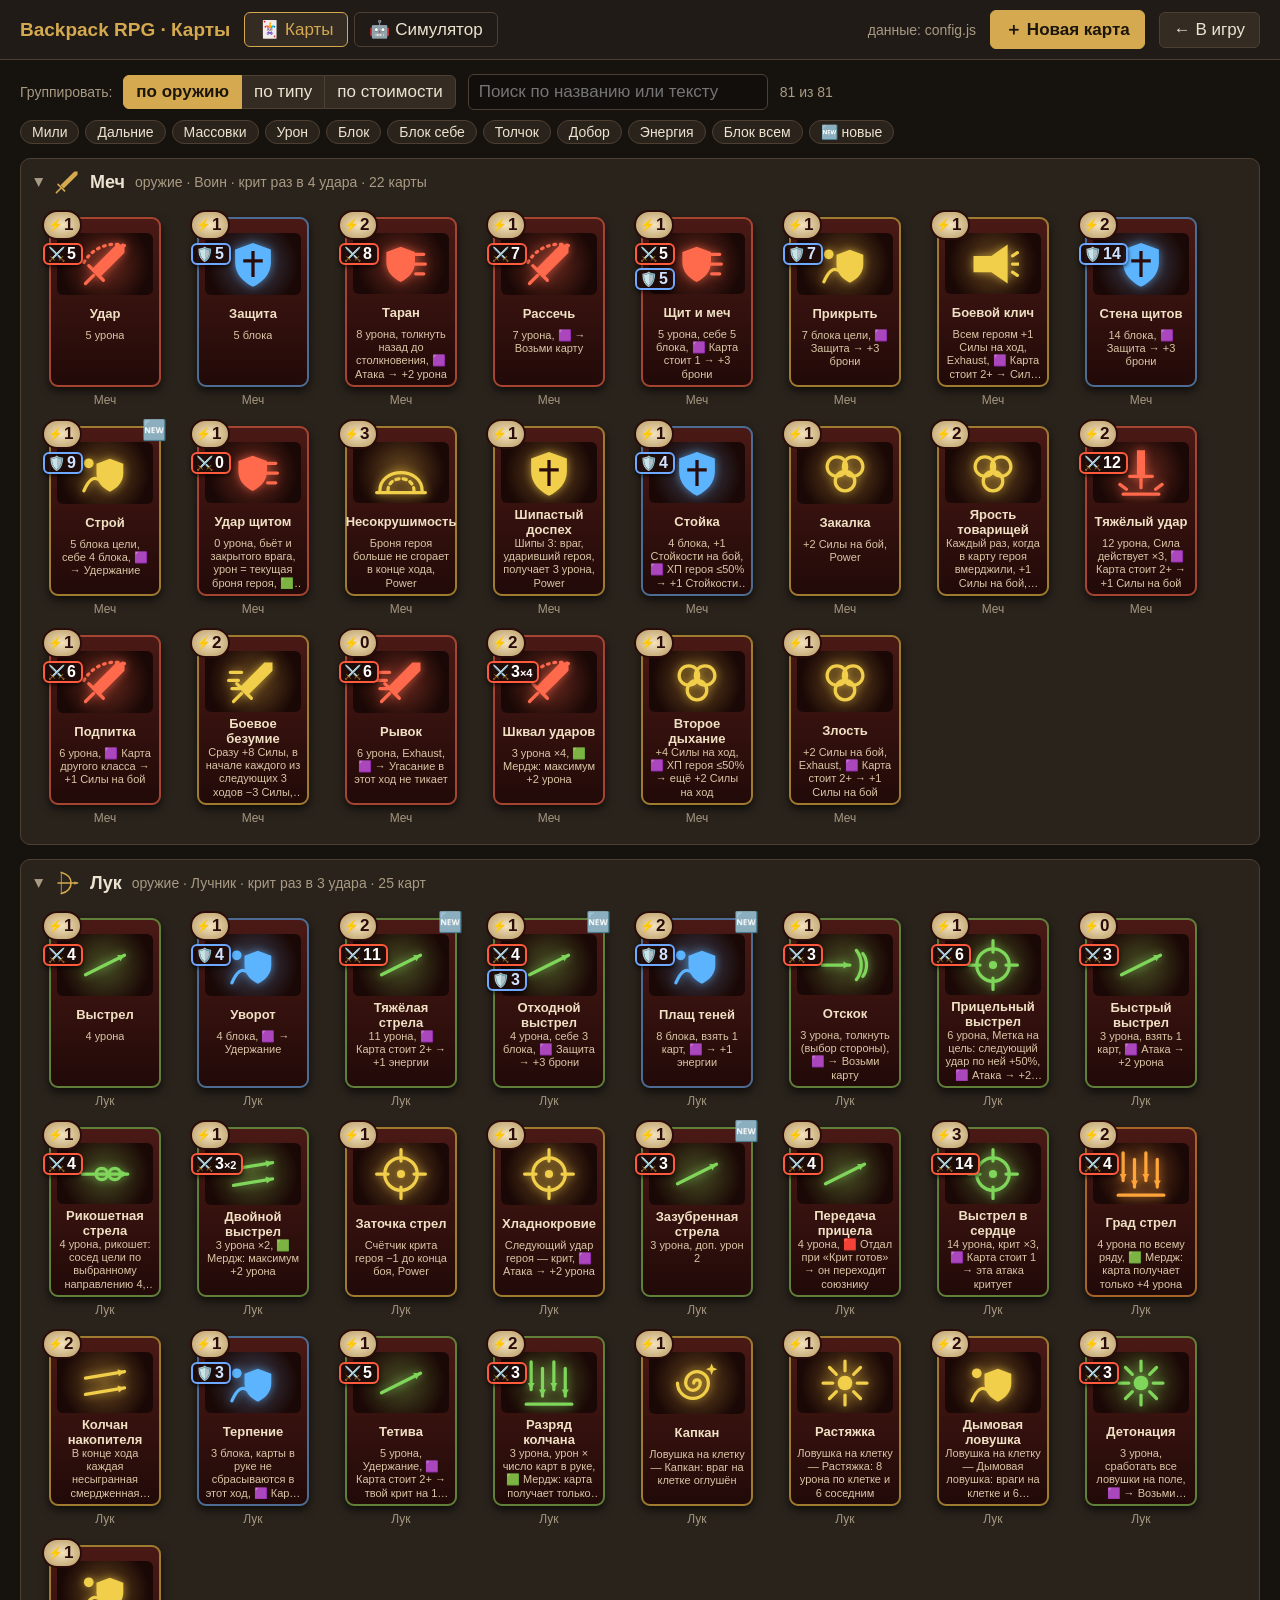
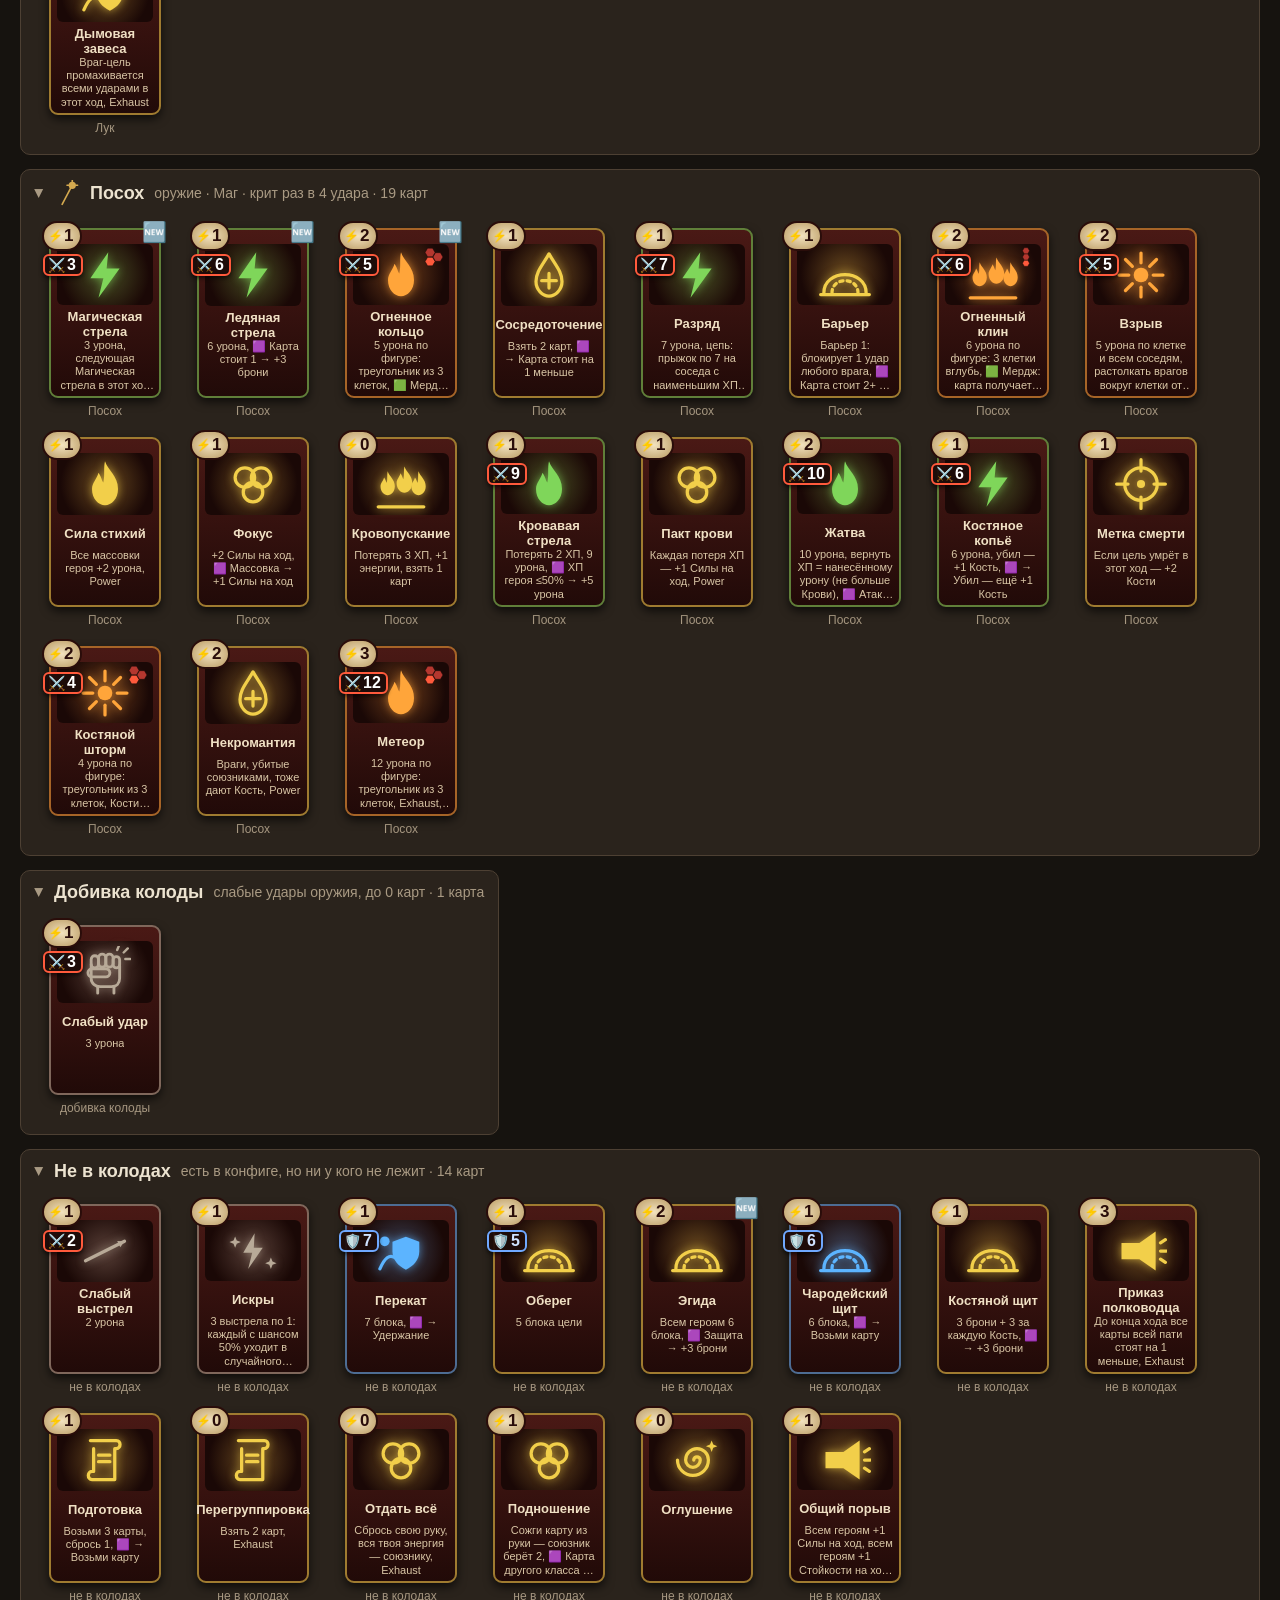
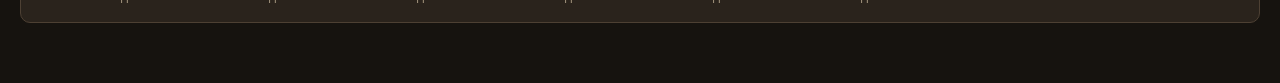
<file: cards.html>
<!doctype html>
<html lang="ru">
<head>
  <meta charset="utf-8">
  <meta name="viewport" content="width=device-width, initial-scale=1">
  <title>Backpack RPG — карты</title>
  <link rel="stylesheet" href="css/style.css">
  <link rel="stylesheet" href="css/catalog.css">
</head>
<body class="catalog">
  <div id="app"></div>

  <!-- Те же данные и правила, что в игре: каталог всегда показывает текущий config.js -->
  <!-- Версия (ветка) игры: отдельные настройки для каждой ссылки -->
  <script src="js/version.js"></script>
  <script src="config.js"></script>
  <script src="js/hex.js"></script>
  <script src="js/icons.js"></script>
  <script src="js/cards.js"></script>
  <script src="js/gifts.js"></script>
  <script src="js/evolve.js"></script>
  <script src="js/reinforce.js"></script>
  <script src="js/foes.js"></script>
  <script src="js/foes2.js"></script>
  <script src="js/status.js"></script>
  <script src="js/offer.js"></script>
  <script src="js/weak.js"></script>
  <script src="js/deck.js"></script>
  <script src="js/mech.js"></script>
  <script src="js/wide.js"></script>
  <script src="js/wide2.js"></script>
  <script src="js/engine.js"></script>
  <script src="js/meta.js"></script>
  <script src="js/mforge.js"></script>
  <script src="js/runmap.js"></script>
  <!-- Боты (общий код с tools/balance-sim.js) -->
  <script src="js/sim.js"></script>
  <!-- Страница каталога -->
  <script src="js/catalog.js"></script>
  <script src="js/catalog-sim.js"></script>
  <script>BP.Catalog.init();</script>
</body>
</html>
</file>
<file: css/style.css>
:root {
  --bg: #16130f;
  --bg2: #201b16;
  --panel: #2a231c;
  --panel2: #342b22;
  --line: #4d4033;
  --text: #ece3d0;
  --muted: #a99a83;
  --gold: #d4a94f;
  --red: #b5372f;
  --red-dark: #5a1d19;
  --blue: #5d8fc9;
  --green: #6fae5a;
  --purple: #9a72c9;
  --card: #efe5cc;
  --card-text: #2a2118;
  --hw: 150px; /* ширина хекса — задаётся из JS */
}

* { box-sizing: border-box; }
html, body, #app { margin: 0; height: 100%; background: var(--bg); color: var(--text);
  font-family: "Segoe UI", "PT Sans", Roboto, Arial, sans-serif; font-size: 17px; }
body { overflow: hidden; user-select: none; }
button { font: inherit; cursor: pointer; border: 1px solid var(--line); background: var(--panel2); color: var(--text);
  padding: 8px 16px; border-radius: 6px; }
button:hover:not(:disabled) { border-color: var(--gold); }
button:disabled { opacity: .45; cursor: default; }
button.primary { background: var(--gold); color: #1c150c; border-color: var(--gold); font-weight: 700; }
button.danger { background: var(--red-dark); border-color: var(--red); }
input, select, textarea { font: inherit; background: #110e0b; color: var(--text); border: 1px solid var(--line); border-radius: 6px; padding: 7px 10px; }
textarea { font-family: Consolas, "Roboto Mono", monospace; font-size: 13px; }
.muted { color: var(--muted); }
.small { font-size: 14px; }
.row { display: flex; gap: 10px; align-items: center; }
.grow { flex: 1; }
h1, h2, h3 { margin: 0 0 10px; font-weight: 700; letter-spacing: .3px; }

/* ---------- Меню и лобби ---------- */
.screen-center { height: 100%; display: flex; align-items: center; justify-content: center; }
.box { background: var(--panel); border: 1px solid var(--line); border-radius: 12px; padding: 28px 34px; min-width: 560px; }
.box h1 { font-size: 30px; color: var(--gold); }
.menu-block { margin-top: 18px; display: flex; flex-direction: column; gap: 12px; }
.code-big { font-size: 44px; letter-spacing: 8px; color: var(--gold); font-weight: 800; }
.lobby-heroes { display: grid; grid-template-columns: repeat(3, 1fr); gap: 14px; margin: 16px 0; }
.lobby-hero { background: var(--panel2); border: 1px solid var(--line); border-radius: 10px; padding: 14px; }
.lobby-hero .owner { margin: 8px 0; min-height: 24px; }
.warn { background: #4a3413; border: 1px solid var(--gold); padding: 8px 12px; border-radius: 8px; font-size: 14px; }

/* ---------- Игровой экран ---------- */
.game { display: grid; grid-template-rows: auto 1fr auto; grid-template-columns: 1fr; height: 100%;
  background: radial-gradient(ellipse at 50% 30%, #3a1714 0%, #1c0e0b 55%, #110907 100%); }
.game > .board { grid-row: 2; grid-column: 1; }
.game.with-log { grid-template-columns: 1fr 330px; }
.topbar { grid-row: 1; grid-column: 1 / -1; display: flex; gap: 12px; align-items: center; padding: 8px 14px; background: #1a0e0bdd; border-bottom: 1px solid #4a2620; min-height: 54px; }
.topbar .title { font-weight: 700; color: var(--gold); }
.chip { padding: 4px 10px; border-radius: 14px; background: var(--panel2); border: 1px solid var(--line); font-size: 15px; white-space: nowrap; }
.chip[data-tip] { cursor: help; }
.chip.quest { border-color: var(--purple); max-width: 360px; overflow: hidden; text-overflow: ellipsis; }
.chip.quest.done { color: var(--green); border-color: var(--green); }
.chip.pool { border-color: var(--blue); color: #bcd6f5; }
.chip.enemy-line { border-color: var(--red); color: #ffc1b6; max-width: 520px; overflow: hidden; text-overflow: ellipsis; }
.ready-list .chip.ok { border-color: var(--green); color: var(--green); }

/* цвета коридоров (тест «Цели врагов: A») */
:root { --lane0: #b8613f; --lane1: #8c9a46; --lane2: #5b85bd; }

.board { position: relative; overflow: hidden; display: flex; flex-direction: column; align-items: center; justify-content: center; padding: 46px 0 20px; }
/* Панель подсказок по ситуации — нижний левый угол поля */
.board-hint { position: absolute; left: 14px; bottom: 14px; max-width: min(330px, calc(50vw - 375px)); min-width: 180px; box-sizing: border-box; background: #000a; border: 1px solid #a0663a88;
  color: #e9d8b4; padding: 8px 12px; border-radius: 8px; font-size: 14px; line-height: 1.35; z-index: 20; display: none; pointer-events: none; }
.board-hint b { display: block; font-size: 11px; text-transform: uppercase; letter-spacing: 1px; color: var(--gold); margin-bottom: 3px; }
.board-hint div::before { content: "• "; color: var(--gold); }
@media (max-height: 860px) { .board-hint { font-size: 12px; padding: 6px 10px; min-width: 170px; } }
.board-side { position: absolute; right: 18px; bottom: 16px; display: flex; flex-direction: column; gap: 8px; width: 170px; z-index: 5; }
.field { position: relative; flex-shrink: 0; }
.hex { position: absolute; width: var(--hw); height: calc(var(--hw) * 0.866);
  clip-path: polygon(25% 0, 75% 0, 100% 50%, 75% 100%, 25% 100%, 0 50%); background: #4a2a22; display: flex;
  align-items: center; justify-content: center; text-align: center; }
.hex.lane0 { background: color-mix(in srgb, var(--lane0) 60%, #1a0d0a); }
.hex.lane1 { background: color-mix(in srgb, var(--lane1) 60%, #1a0d0a); }
.hex.lane2 { background: color-mix(in srgb, var(--lane2) 60%, #1a0d0a); }
.hex .inner { position: absolute; inset: 4px; clip-path: inherit; background: #2a1814; display: flex; flex-direction: column; align-items: center; justify-content: center; padding: 4% 17%; text-align: center; }
.hex.row0 .inner { background: #321c16; }
.hex.enemy .inner { background: linear-gradient(#5a1f1a, #3a1310); }
.hex.enemy.acting .inner { background: linear-gradient(#a0352a, #6a1d16); }
.hex.valid { background: var(--gold); }
.hex.hover { background: #fff2c2; }
.hex.aoe { background: #ff3b24 !important; }
.hex.aoe .inner { box-shadow: inset 0 0 0 999px #ff2a1433; }
.hex.aoe.zone { background: #f2a51a !important; }
.hex .etype { font-size: 11px; color: #d9b8a0; text-transform: uppercase; letter-spacing: 1px; }
.hex .ename { font-weight: 700; font-size: 15px; line-height: 1.1; }
.hex .ehp { font-size: 14px; margin-top: 2px; }
.hex .eblock { color: #9cc4f0; }
.hex .intent { margin-top: 4px; font-size: 13px; background: rgba(0,0,0,.55); padding: 2px 6px; border-radius: 6px; line-height: 1.25; }
.hex .intent.atk { color: #ffb4a6; }
.hex .intent.curse { color: #d6b0f5; }
.hex .intent.def { color: #a9cdf5; }
.hex .intent.stun { color: #e8d36a; }
.hex .intent.covered { color: #9a8a7a; }
.hex .badges { font-size: 11px; color: #e8d36a; min-height: 13px; margin-top: 2px; }
.hex .preview { position: absolute; top: 12%; font-size: 30px; font-weight: 800; color: #ffd36b; text-shadow: 0 0 6px #000, 0 0 2px #000; pointer-events: none; }
.hex .preview.crit { color: #ff6b4a; }
.hex .rowlabel { position: absolute; bottom: 12%; font-size: 12px; color: #7a5a4a; }
.bar { width: 80%; height: 8px; background: #111; border-radius: 4px; overflow: hidden; margin: 3px auto; position: relative; }
.bar > i { display: block; height: 100%; background: var(--red); }
.bar.hp > i { background: linear-gradient(#c43a2c, #8a1f17); }
.bar.hp { height: 14px; width: 100%; margin: 3px 0; border-radius: 3px; }
.bar.hp > span { position: absolute; inset: 0; font-size: 11px; line-height: 14px; text-align: center; font-weight: 700; text-shadow: 0 0 3px #000; }

.dirpick { position: absolute; z-index: 30; pointer-events: none; }
.dirpick button { position: absolute; width: 54px; height: 54px; margin: -27px 0 0 -27px; border-radius: 50%; font-size: 26px; padding: 0;
  background: var(--gold); color: #1c150c; pointer-events: auto; border: 2px solid #1c150c; }
.dirpick .hint { position: absolute; transform: translate(-50%, 0); white-space: nowrap; background: #000d; border: 1px solid var(--gold); padding: 6px 12px; border-radius: 8px; pointer-events: auto; font-size: 17px; }
.dirpick .hint button { position: static; width: auto; height: auto; margin: 0 0 0 10px; border-radius: 6px; font-size: 15px; padding: 3px 10px; background: var(--panel2); color: var(--text); border: 1px solid var(--line); }

/* фишки героев под полем */
.heroes { display: flex; gap: 14px; margin-top: 16px; flex-shrink: 0; justify-content: space-between; padding: 0 7px; }
.hero.token { display: flex; gap: 8px; align-items: center; background: #24120fdd; border: 2px solid #5a3026; border-top-width: 5px; border-radius: 10px; padding: 6px 10px; position: relative; }
.hero.token.lane0, .hsec.lane0 { border-top-color: var(--lane0); }
.hero.token.lane1, .hsec.lane1 { border-top-color: var(--lane1); }
.hero.token.lane2, .hsec.lane2 { border-top-color: var(--lane2); }
.hero.token.active { box-shadow: 0 0 0 2px #d4a94f88; }
.hero.dead, .hsec.dead { opacity: .45; }
.hero.token.targeted { box-shadow: 0 0 18px #ff3b24; border-color: #ff3b24; }
.hero.valid, .hsec.valid { border-color: var(--gold) !important; background: #3b2a17; }
.hero.hover, .hsec.hover { background: #57401f; }
.portrait { width: 52px; height: 52px; flex-shrink: 0; border-radius: 8px; background: linear-gradient(#4a2a22, #241210); border: 2px solid #8a5a3a; color: #e8d6b5; padding: 4px; }
.portrait.sm { width: 40px; height: 40px; padding: 3px; }
.portrait svg { width: 100%; height: 100%; display: block; }
.tinfo { flex: 1; min-width: 0; }
.hero .hname { font-weight: 800; font-size: 16px; display: flex; justify-content: space-between; }
.hero .stats { display: flex; gap: 8px; flex-wrap: wrap; font-size: 14px; }
.hero .incoming { color: #ff8a73; font-weight: 700; }
.hero .debuff { color: #c8a2f0; font-size: 12px; }
.readytag { font-size: 13px; }

/* руки всех героев внизу */
.handbar { grid-row: 3; grid-column: 1; display: grid; grid-template-columns: repeat(3, 1fr); gap: 10px; padding: 8px 10px 10px; height: 248px;
  background: linear-gradient(#1a0c0a00, #0d0605 30%); }
.hsec { border: 2px solid #3f221c; border-top-width: 5px; border-radius: 10px; background: #1d0e0bcc; padding: 6px 8px; display: flex; flex-direction: column; min-width: 0; }
.hsec.mine { border-color: #6a3a2a; }
.hsec.active { border-color: #a07a3a; }
.hsec-head { display: flex; gap: 8px; align-items: center; }
.hsec-head .bar.hp { width: 120px; flex-shrink: 0; }
.hs-name { display: flex; flex-direction: column; line-height: 1.1; min-width: 0; flex: 1; }
.hs-name b { font-size: 16px; }
.pips { display: flex; gap: 3px; }
.pips i { width: 14px; height: 14px; border-radius: 50%; border: 2px solid #c9a35a; background: #2a1a10; }
.pips i.on { background: radial-gradient(#ffe9a0, #d49a2a); box-shadow: 0 0 6px #d4a94f; }
.hsec .pool { color: #bcd6f5; font-weight: 700; font-size: 14px; }
.pile { font-size: 12px; color: var(--muted); white-space: nowrap; }
.hand { display: flex; align-items: flex-end; flex: 1; padding-top: 6px; padding-left: 6px; }

.card { width: 112px; height: 170px; flex-shrink: 0; background: linear-gradient(#4a1915, #210a08); color: #f0e0c4; border-radius: 9px; padding: 6px 6px 5px; position: relative;
  border: 2px solid #7a3a2c; box-shadow: 0 4px 10px #000a; cursor: grab; display: flex; flex-direction: column; align-items: center; transition: transform .08s; }
.card { transform-origin: 50% 100%; transition: transform .12s, translate .12s; border-color: color-mix(in srgb, var(--kc, #7a3a2c) 55%, #3a1510); }
/* Рука как в Hearthstone: наведённая карта выезжает вверх и увеличивается поверх соседних */
.card:hover { transform: translateY(-44px) scale(1.2); z-index: 20; }
.card.selected { border-color: var(--gold); transform: translateY(-30px) scale(1.08); box-shadow: 0 0 16px var(--gold); z-index: 19; }
.card.selected:hover { transform: translateY(-44px) scale(1.2); }
/* при наложении соседи чуть раздвигаются */
.hand.overlap .card:hover ~ .card { translate: 22px 0; }
.hand.overlap .card:has(~ .card:hover) { translate: -22px 0; }
.card.unaffordable { filter: grayscale(.9) brightness(.7); cursor: not-allowed; }
.card.readonly { cursor: default; }
.card.valid { border-color: var(--gold); box-shadow: 0 0 12px var(--gold); }
.card.hover { border-color: #fff2c2; }
.card .cost { position: absolute; top: -9px; left: -9px; min-width: 30px; height: 30px; padding: 0 7px 0 4px; border-radius: 15px; background: radial-gradient(#f3e3c0, #b99a62); color: #2a0d0a;
  font-weight: 800; font-size: 17px; display: flex; align-items: center; justify-content: center; gap: 1px; border: 2px solid #2a0d0a; z-index: 3; box-sizing: border-box; }
.card .cost i { font-style: normal; font-size: 12px; filter: saturate(1.4); }
/* Под стоимостью — урон и блок карты (19.10) */
.card .cstats { position: absolute; top: 24px; left: -8px; display: flex; flex-direction: column; gap: 3px; z-index: 3; }
.card .cstats .st { display: flex; align-items: center; gap: 2px; padding: 0 5px 0 3px; height: 22px; border-radius: 6px; font-size: 14px;
  background: #1d0b09ee; border: 2px solid; box-shadow: 0 2px 4px #000a; }
.card .cstats .st b { font-size: 16px; font-weight: 900; color: #fff; }
.card .cstats .st b small { font-size: 11px; }
.card .cstats .st.atk { border-color: #ff5a3c; }
.card .cstats .st.blk { border-color: #6fa8ff; }
.card .cstats .st.blk b { color: #cfe2ff; }
.card .cart { width: 100%; height: 62px; display: flex; align-items: center; justify-content: center; color: var(--kc, #e8d6b5); position: relative;
  background: radial-gradient(circle, color-mix(in srgb, var(--kc, #6a2a22) 32%, #2a0d0a) 0%, #1a0806 78%); border-radius: 6px; margin-top: 8px; }
.card .cart .icon { filter: drop-shadow(0 0 4px color-mix(in srgb, var(--kc, #000) 60%, transparent)); }
.card .cart .icon { height: 52px; width: 52px; }
.card .cart .shape-mini { position: absolute; right: 3px; top: 3px; height: 20px; width: 24px; }
.card .cname { font-weight: 800; font-size: 13px; text-align: center; line-height: 1.1; margin-top: 5px; min-height: 29px; display: flex; align-items: center; }
.card .ctext { font-size: 11px; line-height: 1.2; text-align: center; color: #d9c6a6; overflow: hidden; display: -webkit-box; -webkit-line-clamp: 3; -webkit-box-orient: vertical; }
.card .crit { position: absolute; left: 2px; bottom: 2px; font-size: 11px; background: #2a0d0aee; border: 1px solid #a05a3a; border-radius: 7px; padding: 0 4px; z-index: 2; color: #f0c08a; white-space: nowrap; }
.card .crit.on { background: #ff5a2a; color: #fff; border-color: #fff2c2; font-weight: 800; box-shadow: 0 0 8px #ff5a2a; }
/* мердж «дар»: фон карты в цвет дара; поднятая/выбранная карта светится им */
.card.gifted { background: linear-gradient(color-mix(in srgb, var(--gc) 38%, #4a1915), color-mix(in srgb, var(--gc) 14%, #210a08)); }
.card.gifted.ghost, .card.gifted.selected { box-shadow: 0 0 22px 6px var(--gc); border-color: var(--gc); }
.card .cgift { position: absolute; bottom: 4px; left: 6px; font-size: 10px; color: #e8cf8a; opacity: .85; white-space: nowrap; }
.card .cbig { position: absolute; right: 2px; bottom: 0; font-size: 26px; font-weight: 900; line-height: 1; z-index: 2;
  color: #fff; -webkit-text-stroke: 1px #1d0b09; text-shadow: 0 2px 4px #000c; }
.card .cbig small { font-size: 15px; }
.card .cbig.blk { color: #9cc4ff; }
.card .cbadges { display: flex; flex-wrap: wrap; justify-content: center; gap: 2px; margin: 1px -3px 2px; }
.card .cbadge { display: inline-flex; align-items: center; gap: 1px; padding: 0 3px; border-radius: 7px; font-size: 10px; line-height: 16px;
  background: color-mix(in srgb, var(--bc) 70%, #1d0b09); border: 1px solid color-mix(in srgb, var(--bc) 60%, #fff); color: #fff; white-space: nowrap; }
.card .cbadge b { font-size: 12px; font-weight: 900; }
.card .cbadges + .ctext { -webkit-line-clamp: 1; font-size: 10px; }
.card:has(.cbadges) .cname { min-height: 0; justify-content: center; }
.card .cmerged { position: absolute; bottom: 4px; right: 6px; color: #d6b0f5; font-weight: 800; }
.card .play-btn { position: absolute; bottom: 6px; left: 6px; right: 6px; padding: 4px; font-size: 13px; }
.card.test { border-color: #9a72c9; }
/* Режим общей колоды: чья карта */
.card .cowner { position: absolute; top: -2px; left: 24px; right: 6px; height: 15px; border-radius: 0 0 6px 6px; font-size: 10px; font-weight: 800;
  text-align: center; line-height: 15px; color: #1a0c08; overflow: hidden; white-space: nowrap; text-overflow: ellipsis; z-index: 1; }
.card .cowner.shared { background: #3fc4b2; }
.card .cowner.hc0, .portrait.hc0 { --hcol: var(--lane0); } .card .cowner.hc1, .portrait.hc1 { --hcol: var(--lane1); } .card .cowner.hc2, .portrait.hc2 { --hcol: var(--lane2); }
.card .cowner[class*="hc"] { background: var(--hcol); }
.card.is-shared { border-color: #3fc4b2; }
.hsec:nth-child(1) .card.is-own { border-color: var(--lane0); }
.hsec:nth-child(2) .card.is-own { border-color: var(--lane1); }
.hsec:nth-child(3) .card.is-own { border-color: var(--lane2); }
/* Стоимость мерджа — фиолетовый ромб на месте обычной стоимости карты союзника, пульсирует */
.card .mcost { position: absolute; top: -10px; left: -10px; width: 30px; height: 30px; transform: rotate(45deg); background: linear-gradient(135deg, #d9a6ff, #8a3fd6);
  border: 2px solid #2a0d3a; z-index: 3; display: flex; align-items: center; justify-content: center; box-shadow: 0 0 10px #b46cff; animation: mcostGlow 1.1s ease-in-out infinite alternate; }
@keyframes mcostGlow { from { box-shadow: 0 0 4px 1px #b46cff; filter: brightness(1); } to { box-shadow: 0 0 18px 6px #c98bff; filter: brightness(1.25); } }
.card .mcost span { transform: rotate(-45deg); font-weight: 900; font-size: 16px; color: #fff; text-shadow: 0 1px 2px #000; }
.card .mcost.no { filter: grayscale(.8) brightness(.7); box-shadow: none; animation: none; }
/* Значки оружия и щита у героя */
.wicons { display: inline-flex; gap: 3px; vertical-align: middle; }
.wicon { width: 20px; height: 20px; display: inline-block; color: #e8c98a; border-radius: 4px; background: #2a1510; padding: 2px; }
.wicon.shield { color: #9cc8ff; }
.wicon svg { width: 100%; height: 100%; display: block; }
.portrait[class*="hc"] { color: var(--hcol); border-color: var(--hcol); }
.chip.shared { border-color: #3fc4b2; color: #9ff0e2; }
.readybtn { font-size: 22px; padding: 16px 10px; }

.ghost { position: fixed; z-index: 100; pointer-events: none; transform: translate(24px, -105%) rotate(4deg); transform-origin: left bottom; opacity: .9; }
svg.arrow { position: fixed; inset: 0; width: 100%; height: 100%; pointer-events: none; z-index: 90; }

/* эффекты: стрелки намерений, цифры урона, тряска, тултипы */
svg.intent-arrows { position: fixed; inset: 0; width: 100%; height: 100%; pointer-events: none; z-index: 60; }
.fx-layer { position: fixed; inset: 0; pointer-events: none; z-index: 150; }
.dmg-num { position: absolute; transform: translate(-50%, -50%); display: flex; flex-direction: column; align-items: center; font-weight: 900;
  animation: dmgfloat 1.4s ease-out forwards; text-shadow: 0 0 4px #000, 0 2px 0 #000, 0 0 12px #000; }
.dmg-num .n { font-size: 54px; color: #ff4a3a; line-height: 1; }
.dmg-num .nrow { display: flex; align-items: center; gap: 4px; }
.dmg-num .src { font-size: 30px; line-height: 1; filter: drop-shadow(0 2px 3px #000); }
.dmg-num.hero .n { color: #ff2a2a; }
.dmg-num.crit .n { font-size: 72px; color: #ffb02a; }
.dmg-num .critword { font-size: 22px; color: #fff2c2; letter-spacing: 2px; }
.dmg-num .b { font-size: 22px; color: #9cc4f0; }
.dmg-num.blocked-only .n { color: #9cc4f0; font-size: 38px; }
@keyframes dmgfloat { 0% { transform: translate(-50%, -30%) scale(.4); opacity: 0; } 12% { transform: translate(-50%, -60%) scale(1.25); opacity: 1; }
  25% { transform: translate(-50%, -60%) scale(1); } 100% { transform: translate(-50%, -160%) scale(1); opacity: 0; } }
.shake { animation: shake .45s linear; }
@keyframes shake { 0%,100% { translate: 0 0; filter: none; } 10% { translate: -9px 2px; filter: brightness(2) saturate(2); } 25% { translate: 8px -2px; }
  40% { translate: -6px 1px; filter: brightness(1.4); } 55% { translate: 5px 0; } 70% { translate: -3px 0; } 85% { translate: 2px 0; } }
.tip { position: fixed; z-index: 400; display: none; max-width: 340px; background: #120807b8; border: 1px solid #a0663a; backdrop-filter: blur(1px); border-radius: 8px; padding: 10px 12px;
  font-size: 14px; line-height: 1.35; pointer-events: none; box-shadow: 0 6px 20px #000c; }
.tip .tip-title { font-weight: 800; font-size: 16px; color: var(--gold); margin-bottom: 4px; }
.tip .tip-cost { color: #f0e0c4; font-size: 14px; }
.tip .tip-tags { font-size: 12px; color: var(--muted); margin-bottom: 4px; }
.tip .tip-sec { margin-top: 8px; font-size: 12px; text-transform: uppercase; letter-spacing: 1px; color: var(--muted); }
.tip .tip-note { margin-top: 6px; color: #e3cfa8; font-size: 13px; }
.tip .tip-note.row { display: flex; gap: 8px; align-items: center; }
.tip .tip-note .shape-mini { width: 54px; height: 44px; flex-shrink: 0; }
.tip .good { color: #a8e08a; }
.tip .bad { color: #ff9f8a; }
.tip ol.tip-actions { margin: 4px 0 0; padding-left: 20px; }
.tip ol.tip-actions li.cur { color: #ffb4a6; font-weight: 700; }

.logpanel { grid-row: 2 / 4; grid-column: 2; background: var(--bg2); border-left: 1px solid var(--line); display: flex; flex-direction: column; min-height: 0; }
.logpanel .entries { flex: 1; overflow-y: auto; padding: 8px 12px; font-size: 14px; }
.logpanel .entry { padding: 4px 0; border-bottom: 1px solid #2c251e; }
.logpanel .entry .who { color: var(--gold); font-weight: 700; }
.logpanel .entry .det { color: var(--muted); }
.logpanel .head { padding: 10px 12px; border-bottom: 1px solid var(--line); display: flex; gap: 6px; flex-wrap: wrap; }

.modal-back { position: fixed; inset: 0; background: #000a; z-index: 200; display: flex; align-items: center; justify-content: center; }
.modal { background: var(--panel); border: 1px solid var(--gold); border-radius: 12px; padding: 22px 26px; max-width: 1100px; width: 90vw; max-height: 90vh; overflow: auto; }
.modal table { border-collapse: collapse; width: 100%; margin: 10px 0; }
.modal td, .modal th { border-bottom: 1px solid var(--line); padding: 6px 10px; text-align: left; }
.settings-grid { display: grid; grid-template-columns: 1fr 1fr; gap: 10px 24px; margin: 12px 0; }
/* Настройки: группы с цветом, подсказки «i» */
.modal.settings { max-width: 1100px; width: 94vw; }
.set-groups { display: grid; grid-template-columns: 1fr 1fr; gap: 12px; margin: 12px 0; }
.set-group { border: 1px solid color-mix(in srgb, var(--gc) 55%, #000); border-left: 6px solid var(--gc); border-radius: 8px; padding: 8px 12px 10px;
  background: color-mix(in srgb, var(--gc) 9%, #1d1712); }
.set-group h3 { margin: 0 0 6px; color: var(--gc); font-size: 17px; }
.set-items { display: flex; flex-direction: column; gap: 6px; }
.set-item label { display: flex; justify-content: space-between; gap: 10px; align-items: center; }
.set-item input[type=number] { width: 90px; }
.set-label { display: inline-flex; align-items: center; gap: 6px; }
.info { width: 20px; height: 20px; padding: 0; border-radius: 50%; font: italic 700 13px Georgia, serif; line-height: 18px; text-align: center;
  background: color-mix(in srgb, var(--gc) 35%, #1d1712); border-color: var(--gc); color: #fff; position: relative; flex-shrink: 0; }
.set-help { margin: 4px 0 2px; padding: 6px 10px; border-left: 3px solid var(--gc); background: #0e0b0899; font-size: 13px; line-height: 1.35; color: #d9ccb4; }
.settings-grid label { display: flex; justify-content: space-between; gap: 10px; align-items: center; }
.settings-grid input[type=number] { width: 90px; }

.toasts { position: fixed; top: 70px; left: 50%; transform: translateX(-50%); z-index: 300; display: flex; flex-direction: column; gap: 8px; align-items: center; pointer-events: none; }
.toast { background: #000d; border: 1px solid var(--line); padding: 10px 18px; border-radius: 8px; font-size: 17px; }
.toast.good { border-color: var(--green); color: #c8f0b8; }
.toast.bad { border-color: var(--red); color: #ffc1b6; }

/* Высокие экраны (1080p): карты крупнее */
@media (min-height: 1000px) {
  .handbar { height: 280px; }
  .card { width: 126px; height: 200px; padding: 7px 7px 6px; }
  .card .cart { height: 78px; margin-top: 10px; }
  .card .cart .icon { width: 64px; height: 64px; }
  .card .cart .shape-mini { height: 24px; width: 30px; }
  .card .cname { font-size: 14px; min-height: 32px; }
  .card .ctext { font-size: 12px; -webkit-line-clamp: 4; }
  .card .cost { min-width: 32px; height: 32px; font-size: 18px; }
  .card .cstats { top: 27px; }
  .card .cstats .st { height: 24px; } .card .cstats .st b { font-size: 18px; }
  .card .crit { font-size: 12px; }
}

/* Компактный режим для невысоких экранов (1366×768 и т.п.) */
@media (max-height: 860px) {
  .hex .inner { padding: 2% 14%; }
  .hex .intent { font-size: 11px; padding: 1px 4px; }
  .hex .ename { font-size: 13px; }
  .handbar { height: 224px; padding: 6px 8px 8px; gap: 8px; }
  .card { width: 92px; height: 138px; padding: 4px 4px; }
  .card .cart { height: 46px; margin-top: 7px; }
  .card .cart .icon { width: 40px; height: 40px; }
  .card .cname { font-size: 11px; min-height: 25px; margin-top: 3px; }
  .card .ctext { font-size: 10px; -webkit-line-clamp: 2; }
  .card .cost { min-width: 26px; height: 26px; font-size: 15px; padding: 0 5px 0 3px; }
  .card .cost i { font-size: 10px; }
  .card .cstats { top: 20px; left: -7px; gap: 2px; }
  .card .cstats .st { height: 18px; font-size: 11px; padding: 0 3px 0 2px; } .card .cstats .st b { font-size: 13px; }
  .card .cbig { font-size: 19px; bottom: -2px; }
  .card .cbig small { font-size: 12px; }
  .card .crit { font-size: 9px; padding: 0 2px; bottom: auto; top: 0; left: auto; right: 0; }
  .card .cart .shape-mini { top: auto; bottom: 18px; height: 16px; width: 20px; }
  .card .cbadge { font-size: 9px; line-height: 14px; } .card .cbadge b { font-size: 10px; }
  .card:has(.cbadges) .cname { font-size: 10px; }
  .hsec-head .bar.hp { width: 80px; }
  .hsec .pile { display: none; }
  .portrait { width: 42px; height: 42px; }
  .portrait.sm { width: 32px; height: 32px; }
  .readybtn { font-size: 18px; padding: 10px; }
  .hero.token { padding: 4px 8px; }
  .hero .hname { font-size: 14px; }
  .hero .stats { font-size: 13px; }
  .board { padding-top: 40px; }
  .heroes { margin-top: 10px; }
  .board-side { width: 150px; }
  .dmg-num .n { font-size: 44px; }
}
.portrait-warn { display: none; }
@media (max-aspect-ratio: 1/1), (max-width: 1000px) {
  .portrait-warn { display: flex; position: fixed; inset: 0; z-index: 999; background: var(--bg); align-items: center; justify-content: center; text-align: center; padding: 30px; font-size: 22px; }
}

/* Клетки фигуры за краем поля — призрачные хексы с красным ✕ */
.hex-ghost { position: absolute; width: var(--hw); height: calc(var(--hw) * 0.866); pointer-events: none; z-index: 3;
  clip-path: polygon(25% 0, 75% 0, 100% 50%, 75% 100%, 25% 100%, 0 50%); background: #ff3b24b0;
  display: flex; align-items: center; justify-content: center; }
.hex-ghost::before { content: ""; position: absolute; inset: 3px; clip-path: inherit; background: #1a0806cc; }
.hex-ghost span { position: relative; color: #ff3b24; font-weight: 900; font-size: calc(var(--hw) * 0.32); line-height: 1; text-shadow: 0 0 8px #000; }
.hex-ghost.beyond-back { align-items: flex-end; padding-bottom: 6%; }
/* Квест боя: «?» над полем. Серый — не выполнен, золотой — выполнен */
.fquest { position: absolute; top: -44px; transform: translateX(-50%); width: 40px; height: 40px; border-radius: 50%; z-index: 6;
  display: flex; align-items: center; justify-content: center; font: 900 30px/1 Georgia, serif; color: #b9b2a6; background: #2a2420;
  border: 2px solid #8a8378; box-shadow: 0 0 10px #0009; cursor: help; }
.fquest.done { color: #ffd84a; border-color: #ffd84a; background: #3a2a08; box-shadow: 0 0 16px #ffc82a; text-shadow: 0 0 6px #ff9a00; }
.card.quest-card { border-color: #ffd84a; box-shadow: 0 0 10px #ffc82a88; }
.card .qbadge { position: absolute; top: -9px; right: -7px; width: 24px; height: 24px; border-radius: 50%; background: #3a2a08; color: #ffd84a;
  border: 2px solid #ffd84a; font: 900 16px/20px Georgia, serif; text-align: center; z-index: 2; }
/* Своя карта поднята — обычная стоимость карт союзников скрыта (где можно смерджить, на её месте ромб мерджа) */
.hsec.dim-costs .card .cost { visibility: hidden; }
/* Наведение на врага: герои, которых он бьёт, мерцают и вздрагивают */
.flash-target { animation: flashTarget 2s ease-out both; }
@keyframes flashTarget {
  0%, 30%, 60% { box-shadow: 0 0 22px 4px #ff3b24; border-color: #ff3b24; }
  15%, 45%, 75% { box-shadow: 0 0 4px 0 #ff3b2444; }
  4% { translate: -5px 0; } 8% { translate: 5px 0; } 12% { translate: -3px 0; } 16% { translate: 0 0; }
  100% { box-shadow: 0 0 10px #ff3b2466; } }
.hex-ghost.beyond-back span { font-size: calc(var(--hw) * 0.22); }

/* ---------- Конец боя: короткая блокировка ввода перед итогами ---------- */
.end-block { position: fixed; inset: 0; z-index: 190; cursor: wait; background: transparent; }

/* ---------- Выбор квеста перед боем (на месте рук) ---------- */
.handbar.qpick { grid-template-rows: auto 1fr; }
.qpick-head { grid-column: 1 / -1; text-align: center; color: var(--gold); font-weight: 700; font-size: 15px; }
.qopt { position: relative; border: 2px solid #6a3a2a; border-radius: 10px; background: #1d0e0bcc; padding: 8px 10px 8px 44px; display: flex; flex-direction: column; gap: 5px; min-width: 0; overflow: hidden; transition: background .12s, border-color .12s; }
.qopt.mine { border-color: var(--gold); }
.qopt .qnum { position: absolute; left: 8px; top: 8px; width: 28px; height: 28px; border-radius: 50%; border: 2px solid var(--gold); color: var(--gold); display: flex; align-items: center; justify-content: center; font-weight: 800; }
.qopt .qtext { font-weight: 700; font-size: 15px; color: #f0e0c4; }
.qopt .qreward { border-top: 1px dashed #6a3a2a; padding-top: 4px; color: #e3cfa8; }
.qopt .qvotes { display: flex; flex-wrap: wrap; gap: 4px; margin-top: auto; }
.qopt button { align-self: flex-start; }
.qopt.roll { background: #57401f; border-color: #ffd84a; box-shadow: 0 0 18px #ffc82a88; }
.qopt.win { border-color: #ffd84a; animation: qwin .28s steps(2) infinite; }
.qopt.lose { opacity: .45; }
@keyframes qwin { 0% { background: #6a4d18; box-shadow: 0 0 22px #ffc82a; } 100% { background: #1d0e0bcc; box-shadow: none; } }

/* ---------- Окно «Колода» / «Сброс» ---------- */
.modal.deckview { max-width: 1500px; width: 94vw; display: flex; flex-direction: column; overflow: hidden; }
.deckview h2 { margin: 0; }
.dcols { display: grid; gap: 12px; margin-top: 10px; overflow-y: auto; max-height: calc(90vh - 130px); align-items: start; }
.dcol { border: 2px solid #3f221c; border-top-width: 5px; border-radius: 10px; background: #1d0e0bcc; padding: 8px; display: flex; flex-direction: column; gap: 6px; min-width: 0; }
.dcol.lane0 { border-top-color: var(--lane0); } .dcol.lane1 { border-top-color: var(--lane1); } .dcol.lane2 { border-top-color: var(--lane2); }
.dcol.shared { border-top-color: #4fc4b8; }
.dhead { display: flex; gap: 8px; align-items: center; margin-bottom: 4px; }
.portrait.shared-ico { display: flex; align-items: center; justify-content: center; font-size: 22px; color: #4fc4b8; border-color: #4fc4b8; }
.dcard { position: relative; display: flex; gap: 8px; align-items: flex-start; border: 1px solid #5a3426; border-left: 4px solid var(--kc); border-radius: 7px; padding: 5px 34px 5px 6px; background: #2a1510; }
.dcard .dcost { width: 22px; height: 22px; flex-shrink: 0; border-radius: 50%; background: #2b5a9a; color: #fff; font-weight: 800; display: flex; align-items: center; justify-content: center; font-size: 13px; }
.dcard .dart { width: 30px; height: 30px; flex-shrink: 0; color: var(--kc); }
.dcard .dart svg { width: 100%; height: 100%; display: block; }
.dcard .dname { font-weight: 700; font-size: 13px; }
.dcard .dtext { font-size: 12px; color: #d8c4a0; }
.dcard .dcount { position: absolute; right: 6px; top: 50%; transform: translateY(-50%); font-weight: 800; color: var(--gold); font-size: 16px; }
.gold { color: var(--gold); }

/* merge-3 (20.10): эволюция и подкрепления */
.card.evo { border-color: #e8c35a; box-shadow: inset 0 0 0 2px #e8c35a88; }
.card.evo-ready { border-color: #c27bff; animation: evoGlow 1.1s ease-in-out infinite alternate; }
@keyframes evoGlow { from { box-shadow: 0 0 8px 2px #a54dff, inset 0 0 0 2px #c27bff; } to { box-shadow: 0 0 22px 7px #b366ff, inset 0 0 0 2px #e2b8ff; } }
.card.evolved { background: linear-gradient(#4a2370, #1c0b2c); border-color: #d9a8ff; box-shadow: 0 0 10px #b366ff99, inset 0 0 0 2px #e8c35a; }
.card.evolved .cname { color: #f3dcff; text-shadow: 0 0 6px #b366ff; }
.evo-banner { position: absolute; transform: translate(-50%, -50%); padding: 12px 30px; border-radius: 14px; background: #2a0f40ee; border: 2px solid #d9a8ff;
  color: #f6e6ff; font-size: 34px; font-weight: 900; text-align: center; box-shadow: 0 0 40px #b366ff; animation: evoPop 1.8s ease-out forwards; pointer-events: none; z-index: 60; }
.evo-banner small { display: block; font-size: 14px; letter-spacing: 4px; color: #e8c35a; }
@keyframes evoPop { 0% { opacity: 0; transform: translate(-50%, -50%) scale(.6); } 15% { opacity: 1; transform: translate(-50%, -50%) scale(1.08); } 80% { opacity: 1; } 100% { opacity: 0; transform: translate(-50%, -60%) scale(1); } }
.hex.incoming .inner { background: repeating-linear-gradient(45deg, #5a1a1a66 0 8px, #2a0d0a66 8px 16px); }
.hex .incoming-mark { color: #ffb08a; font-weight: 800; font-size: 13px; text-align: center; }
.field .reinf { position: absolute; top: -30px; left: 0; padding: 2px 10px; border-radius: 10px; background: #3a1210dd; border: 1px solid #a0503a; color: #ffcfb0; font-size: 13px; white-space: nowrap; }
.tip-note.evo { color: #e2c2ff; }

/* merge-3 (20.10): карта иконками и подсказки карты (js/ui-cardtip.js) */
.card .cbadges { margin-top: 3px; gap: 3px; }
.card .cbadge { font-size: 13px; line-height: 19px; padding: 0 4px; background: #00000055; border: 1px solid color-mix(in srgb, var(--bc, #8a6a4a) 80%, transparent); }
.card .cbadge.evo { border-color: #c27bff; background: #4a237088; color: #f0dcff; }
.card .cgift { font-size: 13px; opacity: 1; }
.ctip, .ctip2 { position: fixed; z-index: 410; display: none; background: #120807ee; border: 1px solid #a0663a; border-radius: 8px; padding: 6px 8px; box-shadow: 0 6px 20px #000c; font-size: 13px; color: #f0e0c4; }
.ctip { min-width: 170px; max-width: 280px; }
.ctip2 { max-width: 300px; line-height: 1.35; pointer-events: none; }
.ctip .ctip-title, .ctip2 .ctip-title { font-weight: 800; color: var(--gold); margin-bottom: 3px; font-size: 14px; }
.ctip-row { display: flex; align-items: center; gap: 8px; padding: 2px 4px; border-radius: 5px; cursor: help; }
.ctip-row .ci { min-width: 44px; white-space: nowrap; }
.ctip-row .ci b { margin-left: 2px; }
.ctip-row.on { background: #ffffff18; }
.ctip-row.evo, .ctip2.evo .ctip-title { color: #d9a8ff; }
.ctip2.evo { border-color: #b366ff; }
@media (max-height: 860px) {
  .card .cbadges { gap: 2px; margin-top: 1px; }
  .card .cbadge { font-size: 10px; line-height: 15px; padding: 0 2px; }
  .card .cbadge b { font-size: 10px; }
}

/* card-mechanics-1 (21.10): броня врагов, выбор карты (Прозрение / Поиск) */
.hex .earmor { color: #c8b48a; font-weight: 700; }
.modal.choice { max-width: 980px; }
.choice-grid { display: grid; grid-template-columns: repeat(auto-fill, minmax(280px, 1fr)); gap: 8px; margin-top: 10px; max-height: 64vh; overflow-y: auto; }
.choice-item { cursor: pointer; border-radius: 8px; padding: 3px; }
.choice-item:hover { outline: 2px solid #d4a94f; }
.choice-item.off { cursor: default; opacity: .7; }
.choice-item.off:hover { outline: none; }

/* Союзнику можно дарить карты (мердж) даже без его энергии — пока тянешь свою карту, его серые карты не гасим */
/* 13.11: …но серыми их оставляем: видно, что союзник потом не сможет её сыграть (мердж всё равно можно) */
.hsec.dim-costs .card.unaffordable { cursor: default; }
/* Клиент потерял связь с хостом и переподключается */
.chip.reconnecting { background: #5a1a10; border-color: #ff7a4a; color: #ffd2b8; animation: blinkLost 1.2s ease-in-out infinite; }
@keyframes blinkLost { 50% { opacity: .55; } }

/* ===== beta-meta (11.11): карта похода, награды, костёр, кузница, «Улучшения» — js/ui-meta.js ===== */
.game.meta { display: flex; flex-direction: column; height: 100%; }
.mbody { flex: 1; overflow: auto; }
.mscreen { display: flex; flex-direction: column; align-items: center; gap: 12px; padding: 14px 20px 20px; }
.mstatus { font-size: 18px; text-align: center; max-width: 1200px; }
.mapbox { position: relative; background: radial-gradient(ellipse at center, #2a2119, #15110d); border: 1px solid var(--line); border-radius: 14px; }
.mapbox svg { position: absolute; inset: 0; }
.mapbox line { stroke: #5a4a38; stroke-width: 3; stroke-dasharray: 6 6; }
.mapbox line.walked { stroke: var(--gold); stroke-dasharray: none; }
.mapbox line.start { stroke: #3a2f24; }
.mnode { position: absolute; transform: translate(-50%, -50%); display: flex; flex-direction: column; align-items: center; z-index: 2; opacity: .45; }
.mnode .mico { width: 50px; height: 50px; border-radius: 50%; background: var(--panel2); border: 2px solid var(--line); display: flex; align-items: center; justify-content: center; font-size: 22px; }
.mnode .mlabel { font-size: 12px; white-space: nowrap; margin-top: 2px; text-shadow: 0 1px 2px #000; }
.mnode .mvotes { position: absolute; top: 72px; display: flex; flex-direction: column; gap: 2px; }
.mnode .mvotes .chip { font-size: 11px; padding: 1px 6px; }
.mnode.t-elite .mico { border-color: #b5372f; background: #3a1512; }
.mnode.t-boss .mico { width: 70px; height: 70px; font-size: 32px; border-color: var(--gold); background: #3a2a08; }
.mnode.t-camp .mico { border-color: #e08a3a; } .mnode.t-treasure .mico { border-color: #5fd0e0; } .mnode.t-forge .mico { border-color: #9aa0a8; }
.mnode.done { opacity: .8; } .mnode.done .mico { background: #4a3a1a; }
.mnode.cur { opacity: 1; } .mnode.cur .mico { box-shadow: 0 0 0 4px var(--gold); }
.mnode.reach { opacity: 1; } .mnode.reach .mico { box-shadow: 0 0 14px #ffd27a; animation: mpulse 1.4s infinite; }
.mnode.clickable { cursor: pointer; } .mnode.clickable:hover .mico { transform: scale(1.12); }
.mnode.mine .mico { border-color: #6fae5a; border-width: 4px; }
.mnode.roll .mico { background: #6a5a20; } .mnode.win .mico { background: var(--gold); color: #000; transform: scale(1.2); }
@keyframes mpulse { 50% { box-shadow: 0 0 24px #ffd27a; } }
.mlegend { display: flex; gap: 18px; color: var(--muted); font-size: 14px; flex-wrap: wrap; justify-content: center; }
.mparty { display: flex; gap: 16px; flex-wrap: wrap; justify-content: center; margin-top: 6px; }
.mparty-hero { display: flex; gap: 10px; align-items: center; background: var(--panel); border: 1px solid var(--line); border-radius: 10px; padding: 8px 12px; min-width: 260px; }
.mparty-hero.mine { border-color: var(--gold); }
.mparty .hpbar { position: relative; height: 16px; background: #3a1512; border-radius: 4px; margin: 4px 0; overflow: hidden; }
.mparty .hpbar i { position: absolute; inset: 0 auto 0 0; background: #b5372f; }
.mparty .hpbar span { position: relative; font-size: 12px; padding-left: 6px; }
.mrelics { display: flex; gap: 6px; align-items: center; }
.rcols { display: grid; grid-template-columns: repeat(3, minmax(280px, 420px)); gap: 16px; }
.rcol { background: var(--panel); border: 1px solid var(--line); border-top: 4px solid var(--line); border-radius: 10px; padding: 10px; display: flex; flex-direction: column; gap: 8px; }
.rcol.lane0 { border-top-color: var(--lane0); } .rcol.lane1 { border-top-color: var(--lane1); } .rcol.lane2 { border-top-color: var(--lane2); }
.rcol-head { display: flex; gap: 8px; align-items: center; }
.ropt { border: 2px solid #777; border-radius: 9px; padding: 8px; background: var(--bg2); display: flex; flex-direction: column; gap: 5px; }
.ropt.r-uncommon { border-color: #4a8ad8; } .ropt.r-rare { border-color: #e08a2a; box-shadow: 0 0 10px #e08a2a55; }
.rhead { display: flex; justify-content: space-between; gap: 6px; } .rrar { font-size: 12px; color: var(--muted); }
.r-uncommon .rrar { color: #7ab0f0; } .r-rare .rrar { color: #f0a050; }
.rdone { color: var(--green); font-size: 17px; padding: 10px 0; } .rwait { padding: 10px 0; }
.mready { display: flex; gap: 12px; align-items: center; }
.campfire { font-size: 90px; line-height: 1; }
.camplist { display: flex; flex-direction: column; gap: 6px; } .campline { display: flex; gap: 10px; align-items: center; font-size: 18px; }
.fcards { display: flex; flex-direction: column; gap: 6px; max-height: 52vh; overflow: auto; }
.fcard { display: flex; gap: 6px; align-items: center; } .fcard .dcard { flex: 1; } .fbtns { display: flex; flex-direction: column; gap: 4px; }
.upmark { color: #7ab0f0; }
.card .cbadge.up { --bc: #4a8ad8; border-color: #4a8ad8; }
.chip.inspire { border-color: #f0d060; color: #f0d060; }
.modal.upgrades .ucols { display: grid; grid-template-columns: repeat(auto-fit, minmax(300px, 1fr)); gap: 14px; max-height: 70vh; overflow: auto; }
.utier { background: var(--bg2); border: 1px solid var(--line); border-radius: 8px; padding: 10px; }
.utier.r-uncommon { border-color: #4a8ad8; } .utier.r-rare { border-color: #e08a2a; }
.utier h3 { margin: 0 0 6px; } .uline { margin: 6px 0; } .uico { display: inline-block; width: 24px; }
.dcard .dups { color: #7ab0f0; font-size: 12px; }
.mnode.t-mforge .mico { border-color: #b77cff; background: #2a1840; color: #e0c8ff; }
.fcard.picked .dcard { outline: 3px solid #b77cff; }
button.evo-btn { background: #6a3aa8; border-color: #b77cff; color: #fff; }

/* merge-7: полоска врага — ХП красным, броня синим, подпись «ХП (броня)» */
.bar.hpar { height: 16px; width: 86%; background: #1a1012; }
.bar.hpar i { position: absolute; top: 0; bottom: 0; }
.bar.hpar i.hp { left: 0; background: #c0392b; }
.bar.hpar i.ar { background: #3d7bd9; }
.bar.hpar span { position: relative; z-index: 1; display: block; text-align: center; font-size: 12px; line-height: 16px; font-weight: 700; color: #fff; text-shadow: 0 0 3px #000, 0 0 2px #000; }
.bar.hpar span b { color: #bcd6ff; }
/* 13.11: полоска героя — ХП + стартовый блок (фиолетовый) + блок (синий) */
.bar.hpar.hero-bar { width: 100%; margin: 3px 0; border-radius: 3px; }
.bar.hpar i.sb { background: #8a4fd0; }
.bar.hpar span b.sbn { color: #e0c8ff; }
.hsec-head .bar.hpar.hero-bar { width: 120px; flex-shrink: 0; }
/* merge-7: пока карта поднята — карты союзников, в которые её нельзя замерджить, темнеют */
.hsec.dim-costs .card[data-drop="merge"]:not(.valid) { opacity: 0.4; filter: grayscale(0.6); }
@media (max-height: 860px) { .hsec-head .bar.hpar.hero-bar { width: 80px; } }

/* ---------- правки 25.11: статусы значками (js/status.js), новые намерения врагов (js/foes.js) ---------- */
.st-chip { display: inline-flex; align-items: center; gap: 2px; padding: 1px 5px; margin: 1px 2px 0 0; border-radius: 9px; font-size: 13px; line-height: 16px;
  background: #ffffff14; border: 1px solid #ffffff33; cursor: help; pointer-events: auto; }
.st-chip b { font-size: 12px; color: #fff; }
.st-chip.bad { background: #ff3a3a26; border-color: #ff6a5a; }
.st-row { display: inline-flex; flex-wrap: wrap; }
.hex .badges { display: flex; flex-wrap: wrap; justify-content: center; }
.hex .intent.buff { color: #ffd36a; }
.hex .intent.charge { color: #ff9a4a; }
.dmg-num.word .n { font-size: 26px; color: #ffd36a; white-space: nowrap; }
.dmg-num.hero.word .n { color: #d6b0f5; }

/* ---------- правки 25.11: крупная карта (js/ui-bigcard.js) ---------- */
.ctip.big { padding: 0; background: none; border: none; box-shadow: none; pointer-events: none; max-width: none; }
.bigcard { width: 300px; background: linear-gradient(180deg, #2a2236, #1a1522); border: 3px solid var(--kc, #888); border-radius: 16px;
  box-shadow: 0 14px 40px #000c, 0 0 0 1px #000; color: #f1ead8; font-size: 15px; line-height: 1.35; padding: 12px 14px 12px; text-align: left; }
.bigcard .bc-head { display: flex; align-items: center; gap: 10px; }
.bigcard .bc-cost { flex: none; width: 38px; height: 38px; border-radius: 50%; background: #1e5fb3; border: 2px solid #9cc8ff; display: grid; place-items: center;
  font-weight: 900; font-size: 18px; }
.bigcard .bc-name { font-size: 21px; font-weight: 900; line-height: 1.1; }
.bigcard .bc-type { font-size: 12px; color: #c6bba6; margin: 4px 0 6px; }
.bigcard .bc-art { height: 70px; display: grid; place-items: center; background: #0003; border-radius: 10px; color: var(--kc); }
.bigcard .bc-art svg { width: 62px; height: 62px; }
.bigcard .bc-text { font-size: 17px; font-weight: 600; margin: 10px 0 6px; }
.bigcard .bc-now { font-size: 13px; color: #ffd98a; margin: 2px 0; }
.bigcard .bc-up { font-size: 13px; color: #9ccaff; margin: 3px 0; }
.bigcard .bc-hl { margin: 8px 0; padding: 7px 9px; border: 2px dashed #ffd36a; border-radius: 10px; background: #ffd36a1a; font-size: 14px; }
.bigcard .bc-hl b { color: #ffd36a; }
.bigcard .bc-sec { font-size: 11px; text-transform: uppercase; letter-spacing: 1px; color: #b9a6e8; margin-bottom: 3px; }
.bigcard .bc-merge { margin-top: 8px; padding: 7px 9px; border-radius: 10px; background: #7a5cff1f; border: 1px solid #7a5cff66; }
.bigcard .bc-mfx { display: flex; gap: 7px; font-size: 14px; margin: 3px 0; }
.bigcard .bc-mfx small { display: block; font-size: 11px; color: #c9bde8; }
.bigcard .bc-mfx.none { color: #b8afc9; font-size: 13px; }
.bigcard .bc-kws { margin-top: 8px; font-size: 12px; color: #cfc6b2; border-top: 1px solid #ffffff22; padding-top: 6px; }
.bigcard .bc-kw { margin: 2px 0; }

/* ---------- правки 25.11: награда — строки с «Развернуть» ---------- */
.ropt .rkind { display: flex; justify-content: space-between; font-size: 12px; text-transform: uppercase; letter-spacing: .5px; color: #d9c79f; }
.ropt .rtitle { font-size: 19px; font-weight: 900; }
.ropt .rshort { font-size: 14px; color: #e8dcc4; }
.ropt .rbtns { display: flex; gap: 8px; justify-content: flex-end; }
.ropt .rfull { display: flex; justify-content: center; margin-top: 6px; }
.ropt .rfull .bigcard { width: 100%; max-width: 320px; }
.rhero { display: flex; gap: 10px; align-items: center; padding: 10px; background: #0003; border-radius: 10px; width: 100%; }
.rhero .portrait { width: 64px; height: 64px; }
.rhero-big { font-size: 24px; font-weight: 900; color: #ffd36a; }
.rskip { align-self: flex-start; }
.rcols { align-items: start; }

/* ---------- правки 25.11: обдуманный мердж (js/offer.js) ---------- */
.card .offer-btn { position: absolute; left: 4px; right: 4px; bottom: 40px; padding: 4px 2px; font-size: 12px; z-index: 3; white-space: normal; line-height: 1.1; }
.card.offered { transform: translateY(-22px) scale(1.12); z-index: 5; box-shadow: 0 0 0 3px #ffd36a, 0 0 26px #ffd36acc; }
.card .offer-tag { position: absolute; top: -20px; left: 50%; transform: translateX(-50%); background: #ffd36a; color: #2a1a00; font-size: 11px; font-weight: 800;
  padding: 1px 7px; border-radius: 8px; white-space: nowrap; }
.hand.hidden-hand { align-items: flex-end; gap: 14px; }
.cbacks { display: flex; align-items: center; gap: 0; padding: 6px 8px; }
.cbacks i { width: 34px; height: 50px; margin-right: -18px; border-radius: 5px; border: 2px solid #8a6a3a; background: repeating-linear-gradient(45deg, #3a2614, #3a2614 5px, #4a3018 5px, #4a3018 10px); box-shadow: 0 2px 4px #0008; }
.cbacks span { margin-left: 26px; font-size: 13px; color: #cdbb98; white-space: nowrap; }
.offer-none { align-self: center; }
.hidden-hand .card.offered { transform: translateY(-4px) scale(1.04); }

/* ---------- Экран награды (правки 26.11, как в Slay the Spire): вкладки героев + крупные карты в ряд ---------- */
.rtabs { display: flex; gap: 10px; justify-content: center; flex-wrap: wrap; }
.rtab { display: flex; align-items: center; gap: 8px; padding: 6px 12px 6px 6px; border-radius: 10px; background: var(--panel); border: 2px solid var(--line); border-bottom-width: 4px; color: inherit; cursor: pointer; text-align: left; min-width: 190px; }
.rtab span { display: flex; flex-direction: column; } .rtab small { color: #c9bda4; font-size: 12px; max-width: 220px; white-space: nowrap; overflow: hidden; text-overflow: ellipsis; }
.rtab.lane0 { border-bottom-color: var(--lane0); } .rtab.lane1 { border-bottom-color: var(--lane1); } .rtab.lane2 { border-bottom-color: var(--lane2); }
.rtab.on { background: #3a2f22; border-color: #ffd36a; box-shadow: 0 0 12px #ffd36a55; }
.rtab.done small { color: #8fd18f; }
.rstage { display: flex; flex-direction: column; align-items: center; gap: 12px; padding: 6px 0; }
.rrow { display: flex; gap: 22px; justify-content: center; align-items: flex-start; flex-wrap: wrap; }
.rpick { display: flex; flex-direction: column; align-items: center; gap: 6px; cursor: pointer; border-radius: 18px; padding: 6px; transition: transform .12s, box-shadow .12s; }
.rpick:hover { transform: translateY(-6px) scale(1.02); box-shadow: 0 0 0 3px #ffd36a, 0 8px 22px #000a; }
.rpick .bigcard { pointer-events: none; }
.rpick.r-uncommon .rlabel { color: #8fbcff; } .rpick.r-rare .rlabel { color: #ffb060; }
.rlabel { display: flex; gap: 10px; justify-content: center; font-size: 13px; text-transform: uppercase; letter-spacing: .5px; color: #e8dcc4; font-weight: 700; }
.rlabel .rrar { opacity: .75; font-weight: 400; }
.rtake { padding: 5px 22px; border-radius: 8px; background: #2f6b2f; border: 1px solid #6fbf6f; font-weight: 800; }
.rpick:hover .rtake { background: #3f8f3f; }
.rskip.big { font-size: 16px; padding: 8px 26px; }
.rdone.big, .rwait.big { font-size: 20px; padding: 40px 10px; text-align: center; }
.bigcard.herocard { --kc: #ffd36a; text-align: center; }
.bigcard.herocard .hc-portrait { display: flex; justify-content: center; margin: 10px 0; }
.bigcard.herocard .hc-portrait .portrait { width: 96px; height: 96px; }
.bigcard.herocard .rhero-big { font-size: 28px; margin: 6px 0; }
.bigcard .bc-risk { margin: 8px 0; padding: 6px 9px; border: 2px solid #d84a4a; border-radius: 10px; background: #d84a4a22; color: #ffb0a8; font-size: 14px; font-weight: 700; }
.bigcard .bc-riskt { color: #ff9a90; }
.rstage .rskip.big { align-self: center; margin: 0; }

/* ---------- правки 27.11: эффекты карты значками в двух рамках (js/ui-cardfx.js) ---------- */
/* зелёная — активные эффекты, синяя — эффекты мерджа, которые сработают при мердже */
.fxrow { display: flex; flex-wrap: wrap; justify-content: center; gap: 1px 3px; border-radius: 6px; padding: 0 3px; margin: 2px -4px 0; }
.fxrow.act { border: 1.5px solid #3fbf5a; background: #1f5a2a66; }
.fxrow.pot { border: 1.5px solid #4a8ad8; background: #1e3a6a66; }
.fxchip { display: inline-flex; align-items: center; gap: 1px; font-size: 12px; line-height: 17px; white-space: nowrap; color: #f3ead8; }
.fxchip b { font-weight: 900; font-size: 12px; }
.fxchip i { font-style: normal; font-size: 9px; opacity: .75; margin-right: 1px; }
.fxchip.m { color: #ffe39a; }
.card:has(.fxrow) .cname { min-height: 0; justify-content: center; }
@media (max-height: 820px) { .fxchip, .fxchip b { font-size: 10px; line-height: 14px; } }
.card .cstats .st.atk.up b { color: #ff4a3a; text-shadow: 0 0 4px #ff2a1a88; }
.card .cstats .st.atk.down b { color: #9a948a; }
.bigcard .bc-frames { margin: 6px 0 2px; }
.bigcard .bc-frames .fxrow { margin: 4px 0; padding: 2px 6px; gap: 2px 8px; }
.bigcard .bc-frames .fxchip, .bigcard .bc-frames .fxchip b { font-size: 17px; line-height: 24px; }
.bigcard .bc-frames .fxchip i { font-size: 12px; }
.bigcard .bc-text { font-size: 18px; font-weight: 700; }
.bigcard .dmg-up { color: #ff5a45; font-weight: 900; }
.bigcard .dmg-down { color: #a8a094; }
.bigcard .bc-merge { background: #1e3a6a55; border-color: #4a8ad8; }
.bigcard .bc-sec { color: #9cc4ff; }
.bigcard .bc-mfx { align-items: center; font-size: 15px; }
.bigcard .bc-mfx i { font-style: normal; font-size: 12px; opacity: .75; }
.bigcard .bc-mi { min-width: 34px; font-weight: 800; }
.ctip2.fxdet { max-width: 330px; padding: 8px 10px; pointer-events: none; }
.fxd { display: flex; gap: 9px; align-items: flex-start; margin: 5px 0; font-size: 13px; line-height: 1.35; }
.fxd .fxchip { flex: none; min-width: 46px; justify-content: center; border: 1.5px solid #3fbf5a; border-radius: 6px; padding: 1px 3px; font-size: 14px; }
.fxd .fxchip.p { border-color: #4a8ad8; }
/* 27.11: намерение и имя врага в одну строку — не закрывают полоску ХП */
.hex .ename { white-space: nowrap; overflow: hidden; text-overflow: ellipsis; max-width: 100%; }
.hex .intent { white-space: nowrap; overflow: hidden; text-overflow: ellipsis; max-width: 112%; }
.bigcard .bc-mi { white-space: nowrap; }
/* правки 28.11: условие эффекта мерджа на миниатюре — красный «!»; крупная карта словами, полученное зелёным */
.fxchip i.cnd { color: #ff4a3a; font-weight: 900; font-size: 13px; opacity: 1; margin-right: 2px; }
.fxd .fxchip i.cnd { font-size: 15px; }
.bigcard .bc-text { font-size: 17px; font-weight: 600; line-height: 1.35; }
.bigcard .bc-gain { color: #6fe08a; }
.bigcard .bc-mfx { display: block; font-size: 15px; font-weight: 600; }
.bigcard .bc-mfx .mi { font-size: 14px; }
</file>
<file: css/catalog.css>
/* Страница «Карты» (cards.html). Цвета и вид карт — из style.css. */
body.catalog { overflow: auto; user-select: text; }
body.catalog #app { height: auto; min-height: 100%; }
.cat { min-height: 100vh; }
.cat.with-drawer main { margin-right: 420px; }

.cbar { position: sticky; top: 0; z-index: 30; display: flex; align-items: center; gap: 14px; padding: 10px 20px; background: var(--bg2); border-bottom: 1px solid var(--line); }
.cbar .title { font-weight: 800; color: var(--gold); font-size: 19px; }
.cbar nav { display: flex; gap: 6px; }
.cbar .tab { padding: 6px 14px; background: transparent; }
.cbar .tab.on { background: var(--panel2); border-color: var(--gold); color: var(--gold); }
.cbar .src { display: flex; align-items: center; gap: 6px; }
.btn { display: inline-block; text-decoration: none; color: var(--text); border: 1px solid var(--line); background: var(--panel2); padding: 7px 14px; border-radius: 6px; white-space: nowrap; }
.btn:hover { border-color: var(--gold); }
.btn.primary { background: var(--gold); color: #1c150c; border-color: var(--gold); font-weight: 700; }
a { color: var(--gold); }

main { padding: 14px 20px 60px; }
.toolbar { display: flex; align-items: center; gap: 12px; flex-wrap: wrap; }
.toolbar input[type="search"] { width: 300px; }
.segs { display: flex; }
.seg { border-radius: 0; padding: 6px 12px; margin-left: -1px; }
.seg:first-child { border-radius: 6px 0 0 6px; } .seg:last-child { border-radius: 0 6px 6px 0; }
.seg.on { background: var(--gold); color: #1c150c; border-color: var(--gold); font-weight: 700; position: relative; }
.chips { display: flex; flex-wrap: wrap; gap: 6px; margin: 10px 0 4px; }
.fchip { padding: 3px 11px; border-radius: 14px; font-size: 14px; background: var(--panel); }
.fchip.on { background: #3b2a17; border-color: var(--gold); color: var(--gold); }
.fchip.clear { border-style: dashed; }
.simnote { margin: 6px 0 2px; }
.empty { padding: 40px; text-align: center; }

.groups { display: flex; flex-wrap: wrap; gap: 14px; align-items: flex-start; margin-top: 14px; }
details.group { flex: 0 1 auto; min-width: 300px; background: var(--panel); border: 1px solid var(--line); border-radius: 10px; }
details.group > summary { cursor: pointer; padding: 10px 14px; display: flex; align-items: center; gap: 10px; list-style: none; font-size: 18px; }
details.group > summary::-webkit-details-marker { display: none; }
details.group > summary::before { content: "▸"; color: var(--muted); transition: transform .1s; }
details.group[open] > summary::before { transform: rotate(90deg); }
.gicon { width: 26px; height: 26px; color: var(--gold); }
.gdot { width: 12px; height: 12px; border-radius: 50%; display: inline-block; }
.grid { display: flex; flex-wrap: wrap; gap: 18px 16px; padding: 12px 18px 18px; }

.ctile { display: flex; flex-direction: column; align-items: center; gap: 6px; cursor: pointer; width: 132px; }
.ctile .card { cursor: pointer; }
.cat .card:hover { transform: none; }
.ctile:hover .card { border-color: var(--gold); }
.ctile.open .card { border-color: var(--gold); box-shadow: 0 0 14px var(--gold); }
.ctile .card .ctext { -webkit-line-clamp: 4; }
.card .cnew { position: absolute; top: -10px; right: -8px; font-size: 20px; z-index: 3; }
.ccap { font-size: 12px; color: var(--muted); text-align: center; line-height: 1.25; }
.pill { display: inline-block; font-size: 11px; font-weight: 800; padding: 0 6px; border-radius: 8px; color: #13100c; }
.v-good { --vc: var(--green); } .v-ok { --vc: var(--gold); } .v-bad { --vc: #e0574c; }
.pill[class*="v-"] { background: var(--vc); }

/* Подробности карты — панель справа */
.drawer { position: fixed; top: 55px; right: 0; bottom: 0; width: 420px; overflow: auto; background: var(--bg2); border-left: 1px solid var(--line); padding: 18px 20px 30px; z-index: 25; }
.drawer .close { position: absolute; top: 10px; right: 12px; padding: 3px 10px; }
.drawer h3 { margin: 16px 0 6px; font-size: 16px; color: var(--gold); }
.dhead { display: flex; justify-content: center; margin-bottom: 10px; }
.ctile.big { cursor: default; width: auto; }
.ctile.big .card { transform: scale(1.25); transform-origin: 50% 0; margin-bottom: 46px; cursor: default; }
.ctile.big .ccap { display: none; }
.kv { border-collapse: collapse; width: 100%; font-size: 15px; }
.kv th { text-align: left; color: var(--muted); font-weight: 400; padding: 3px 12px 3px 0; vertical-align: top; white-space: nowrap; }
.kv td { padding: 3px 0; }
.dshape svg { width: 40px; height: 30px; vertical-align: middle; position: static; }
ul.fx { margin: 0; padding-left: 20px; font-size: 15px; }
code { background: #110e0b; padding: 1px 6px; border-radius: 4px; }

/* Симулятор */
.sim { max-width: 1200px; }
.simctl { display: flex; align-items: center; gap: 14px; flex-wrap: wrap; }
.simctl label { display: flex; align-items: center; gap: 6px; }
.prog { position: relative; height: 26px; background: var(--panel); border: 1px solid var(--line); border-radius: 6px; margin-top: 12px; overflow: hidden; }
.prog i { position: absolute; left: 0; top: 0; bottom: 0; width: 0; background: color-mix(in srgb, var(--gold) 45%, transparent); transition: width .2s; }
.prog span { position: relative; padding-left: 10px; line-height: 24px; font-size: 14px; }
.sim h3 { margin-top: 22px; color: var(--gold); }
.tiles { display: flex; gap: 12px; flex-wrap: wrap; margin-top: 10px; }
.tile { background: var(--panel); border: 1px solid var(--line); border-radius: 10px; padding: 10px 16px; min-width: 170px; display: flex; flex-direction: column; }
.tile b { font-size: 28px; color: var(--gold); }
.tile span { font-size: 14px; }
.tile em { font-style: normal; font-size: 12px; color: var(--muted); }
.tbl { border-collapse: collapse; width: 100%; font-size: 15px; }
.tbl th, .tbl td { text-align: left; padding: 5px 10px; border-bottom: 1px solid var(--line); }
.tbl th { color: var(--muted); font-weight: 600; white-space: nowrap; }
.tbl th.sortable { cursor: pointer; } .tbl th.sortable.on { color: var(--gold); }
.tbl td.bad { color: #ff8b80; font-weight: 700; }
.tbl.cards td:nth-child(5) { white-space: nowrap; }
.bar { display: inline-block; width: 120px; height: 10px; background: var(--panel2); border-radius: 5px; overflow: hidden; vertical-align: middle; margin-right: 6px; }
.bar i { display: block; height: 100%; background: var(--vc, var(--gold)); }
.sim .warn { margin: 10px 0; }

@media (max-width: 1500px) { .cat.with-drawer main { margin-right: 380px; } .drawer { width: 380px; } }
</file>
